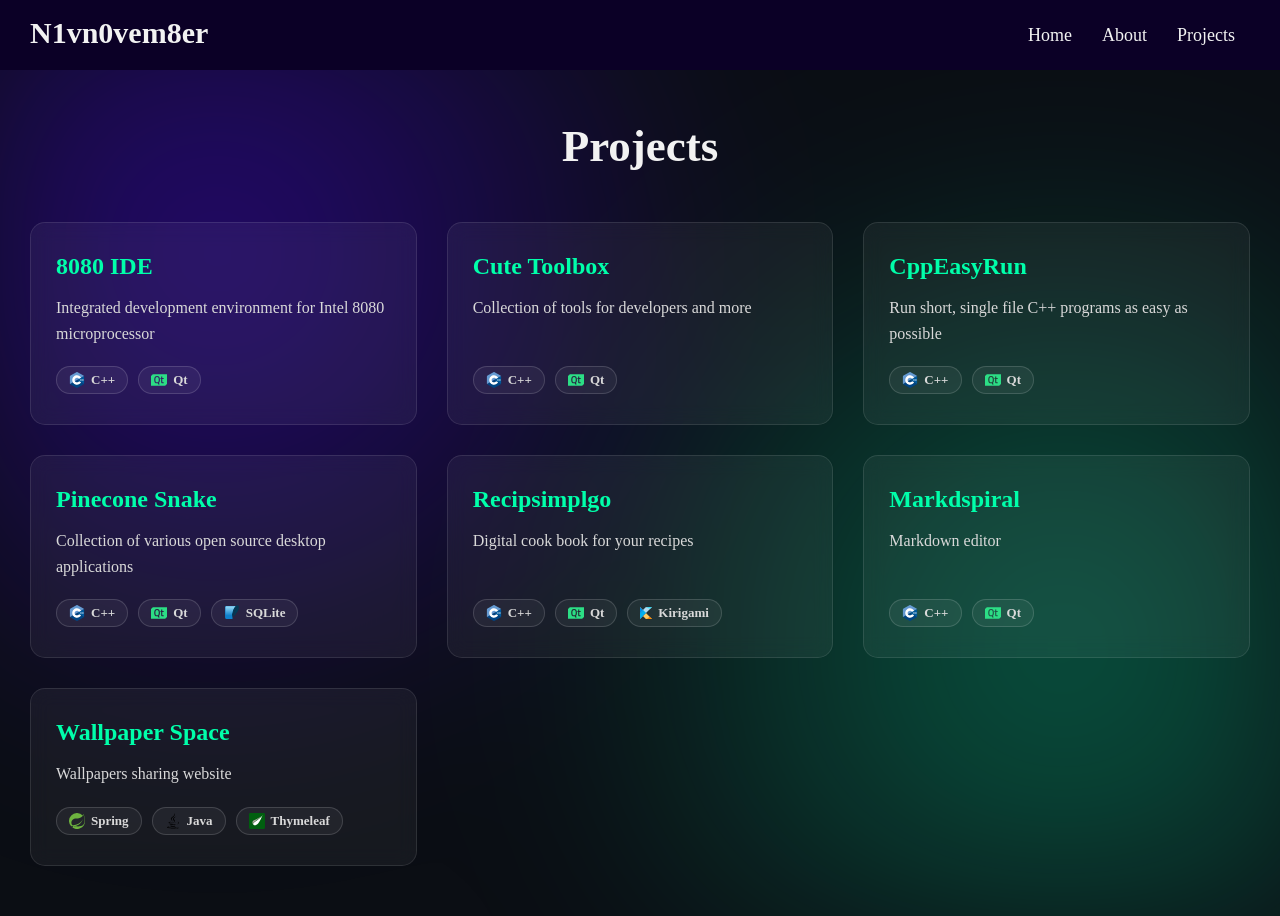
<file: index.html>
<!DOCTYPE html>
<html lang="en_US">
  <head>
    <meta charset="utf-8">
    <meta name="viewport" content="width=device-width, initial-scale=1.0">
    <link rel="stylesheet" href="https://cdnjs.cloudflare.com/ajax/libs/font-awesome/5.15.3/css/all.min.css">
    <link rel="stylesheet" href="/styles/styles.css">
    <link rel="stylesheet" href="/styles/navbar.css">
    <title>N1vn0vem8er</title>
  </head>
  <body>
  <main-navbar></main-navbar>
  <div class="projects-container">
    <h1 class="page-title">Projects</h1>

    <div class="projects-grid">
      <a href="/pages/8080ide-page.html" class="project-tile">
        <h3>8080 IDE</h3>
        <p>Integrated development environment for Intel 8080 microprocessor</p>
        <div class="tech-tags">
          <span class="tag">
            <img src="/resources/icons/ISO_C++_Logo.svg" aria-hidden="true" width="16px" height="16px">
            C++
          </span>
          <span class="tag">
          <img src="/resources/icons/Qt_logo_neon_2022.svg" aria-hidden="true" width="16px" height="16px">
          Qt
          </span>
        </div>
      </a>

      <a href="/pages/cutetoolbox-page.html" class="project-tile">
        <h3>Cute Toolbox</h3>
        <p>Collection of tools for developers and more</p>
        <div class="tech-tags">
          <span class="tag">
            <img src="/resources/icons/ISO_C++_Logo.svg" aria-hidden="true" width="16px" height="16px">
            C++
          </span>
          <span class="tag">
          <img src="/resources/icons/Qt_logo_neon_2022.svg" aria-hidden="true" width="16px" height="16px">
          Qt
          </span>
        </div>
      </a>

      <a href="/pages/cppeasyrun-page.html" class="project-tile">
        <h3>CppEasyRun</h3>
        <p>Run short, single file C++ programs as easy as possible</p>
        <div class="tech-tags">
          <span class="tag">
            <img src="/resources/icons/ISO_C++_Logo.svg" aria-hidden="true" width="16px" height="16px">
            C++
          </span>
          <span class="tag">
          <img src="/resources/icons/Qt_logo_neon_2022.svg" aria-hidden="true" width="16px" height="16px">
          Qt
          </span>
        </div>
      </a>

      <a href="/pages/pineconesnake-page.html" class="project-tile">
        <h3>Pinecone Snake</h3>
        <p>Collection of various open source desktop applications</p>
        <div class="tech-tags">
          <span class="tag">
            <img src="/resources/icons/ISO_C++_Logo.svg" aria-hidden="true" width="16px" height="16px">
            C++
          </span>
          <span class="tag">
          <img src="/resources/icons/Qt_logo_neon_2022.svg" aria-hidden="true" width="16px" height="16px">
          Qt
          </span>
          <span class="tag">
            <img src="/resources/icons/Sqlite-square-icon.svg" title="SQLite logo" width="16px" height="16px">
            SQLite
          </span>
        </div>
      </a>
      <a href="/pages/recipsimplgo-page.html" class="project-tile">
        <h3>Recipsimplgo</h3>
        <p>Digital cook book for your recipes</p>
        <div class="tech-tags">
          <span class="tag">
            <img src="/resources/icons/ISO_C++_Logo.svg" aria-hidden="true" width="16px" height="16px">
            C++
          </span>
          <span class="tag">
          <img src="/resources/icons/Qt_logo_neon_2022.svg" aria-hidden="true" width="16px" height="16px">
          Qt
          </span>
          <span class="tag">
            <img src="/resources/icons/kirigami.svg" title="KDE Kirigami logo" width="12px" height="12px">
            Kirigami
          </span>
        </div>
      </a>
      <a href="/pages/markdspiral-page.html" class="project-tile">
        <h3>Markdspiral</h3>
        <p>Markdown editor</p>
        <div class="tech-tags">
          <span class="tag">
            <img src="/resources/icons/ISO_C++_Logo.svg" aria-hidden="true" width="16px" height="16px">
            C++
          </span>
          <span class="tag">
          <img src="/resources/icons/Qt_logo_neon_2022.svg" aria-hidden="true" width="16px" height="16px">
          Qt
          </span>
        </div>
      </a>
      <a href="/pages/wallpaperspace-page.html" class="project-tile">
        <h3>Wallpaper Space</h3>
        <p>Wallpapers sharing website</p>
        <div class="tech-tags">
          <span class="tag">
            <img src="/resources/icons/spring-icon.svg" aria-hidden="true" width="16px" height="16px">
            Spring
          </span>
          <span class="tag">
          <img src="/resources/icons/java-brands-solid.svg" aria-hidden="true" width="16px" height="16px">
          Java
          </span>
          <span class="tag">
          <img src="/resources/icons/thymeleaf.svg" aria-hidden="true" width="16px" height="16px">
          Thymeleaf
          </span>
        </div>
      </a>
    </div>
  </div>
  <script src="/scripts/navbar.js"></script>
  </body>
</html>
</file>
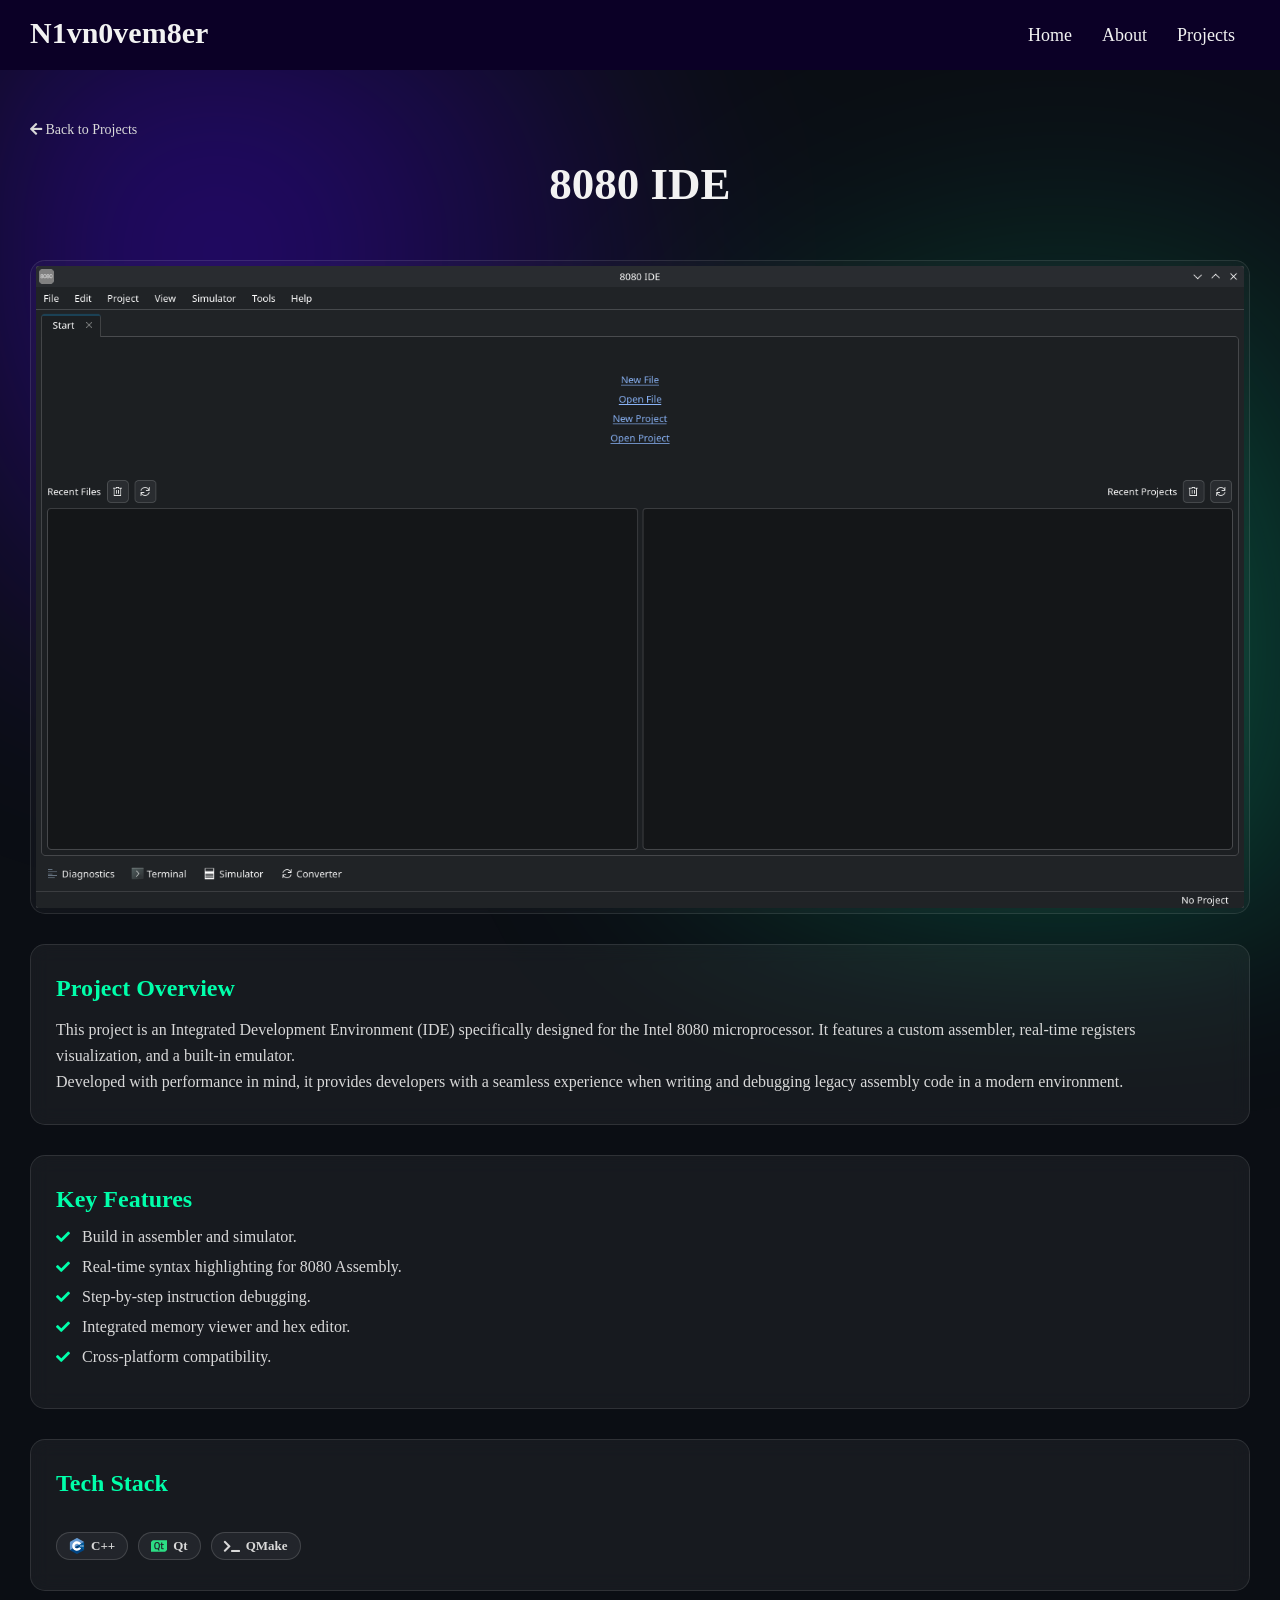
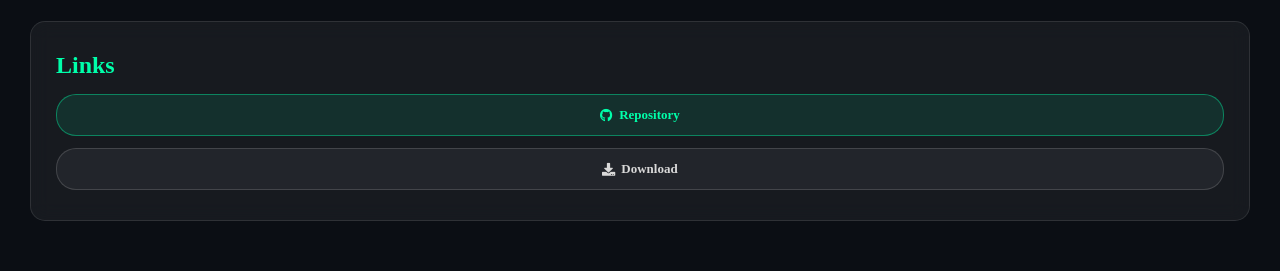
<file: pages/8080ide-page.html>
<!DOCTYPE html>
<html lang="en_US">
<head>
    <meta charset="utf-8">
    <meta name="viewport" content="width=device-width, initial-scale=1.0">
    <link rel="stylesheet" href="https://cdnjs.cloudflare.com/ajax/libs/font-awesome/5.15.3/css/all.min.css">
    <link rel="stylesheet" href="/styles/styles.css">
    <link rel="stylesheet" href="/styles/navbar.css">
    <title>Project Details - 8080 IDE</title>
</head>
<body>
    <main-navbar></main-navbar>

    <div class="projects-container">
        <div class="back-nav">
            <a href="/index.html" class="back-link"><i class="fas fa-arrow-left"></i> Back to Projects</a>
        </div>

        <h1 class="page-title">8080 IDE</h1>

        <div class="project-detail-grid">
            <div class="project-main-content">
                <div class="project-tile project-hero-image">
                    <img src="/resources/images/8080ide.png" title="8080ide screenshot"/>
                </div>

                <div class="project-tile detail-section">
                    <h3>Project Overview</h3>
                    <p>
                        This project is an Integrated Development Environment (IDE) specifically designed
                        for the Intel 8080 microprocessor. It features a custom assembler, real-time registers
                        visualization, and a built-in emulator.
                    </p>
                    <p>
                        Developed with performance in mind, it provides developers with a seamless experience
                        when writing and debugging legacy assembly code in a modern environment.
                    </p>
                </div>

                <div class="project-tile">
                    <h3>Key Features</h3>
                    <ul class="features-list">
                        <li><i class="fas fa-check" aria-hidden="true"></i> Build in assembler and simulator.</li>
                        <li><i class="fas fa-check" aria-hidden="true"></i> Real-time syntax highlighting for 8080 Assembly.</li>
                        <li><i class="fas fa-check" aria-hidden="true"></i> Step-by-step instruction debugging.</li>
                        <li><i class="fas fa-check" aria-hidden="true"></i> Integrated memory viewer and hex editor.</li>
                        <li><i class="fas fa-check" aria-hidden="true"></i> Cross-platform compatibility.</li>
                    </ul>
                </div>
            </div>

            <div class="project-tile">
                <h3>Tech Stack</h3>
                <div class="tech-tags">
                    <span class="tag"><img src="/resources/icons/ISO_C++_Logo.svg" aria-hidden="true" width="16px" height="16px"> C++</span>
                    <span class="tag"><img src="/resources/icons/Qt_logo_neon_2022.svg" aria-hidden="true" width="16px" height="16px"> Qt</span>
                    <span class="tag"><i class="fas fa-terminal" aria-label="Terminal icon" aria-hidden="true"></i> QMake</span>
                </div>
            </div>

            <div class="project-tile">
                <h3>Links</h3>
                <div class="action-buttons">
                    <a href="https://github.com/N1vn0vem8er/8080ide" class="tag action-tag primary"><i class="fab fa-github" aria-hidden="true"></i> Repository</a>
                    <a href="https://github.com/N1vn0vem8er/8080ide/releases/latest" class="tag action-tag"><i class="fas fa-download" aria-hidden="true"></i> Download</a>
                </div>
            </div>
        </div>
    </div>

    <script src="/scripts/navbar.js"></script>
</body>
</html>
</file>
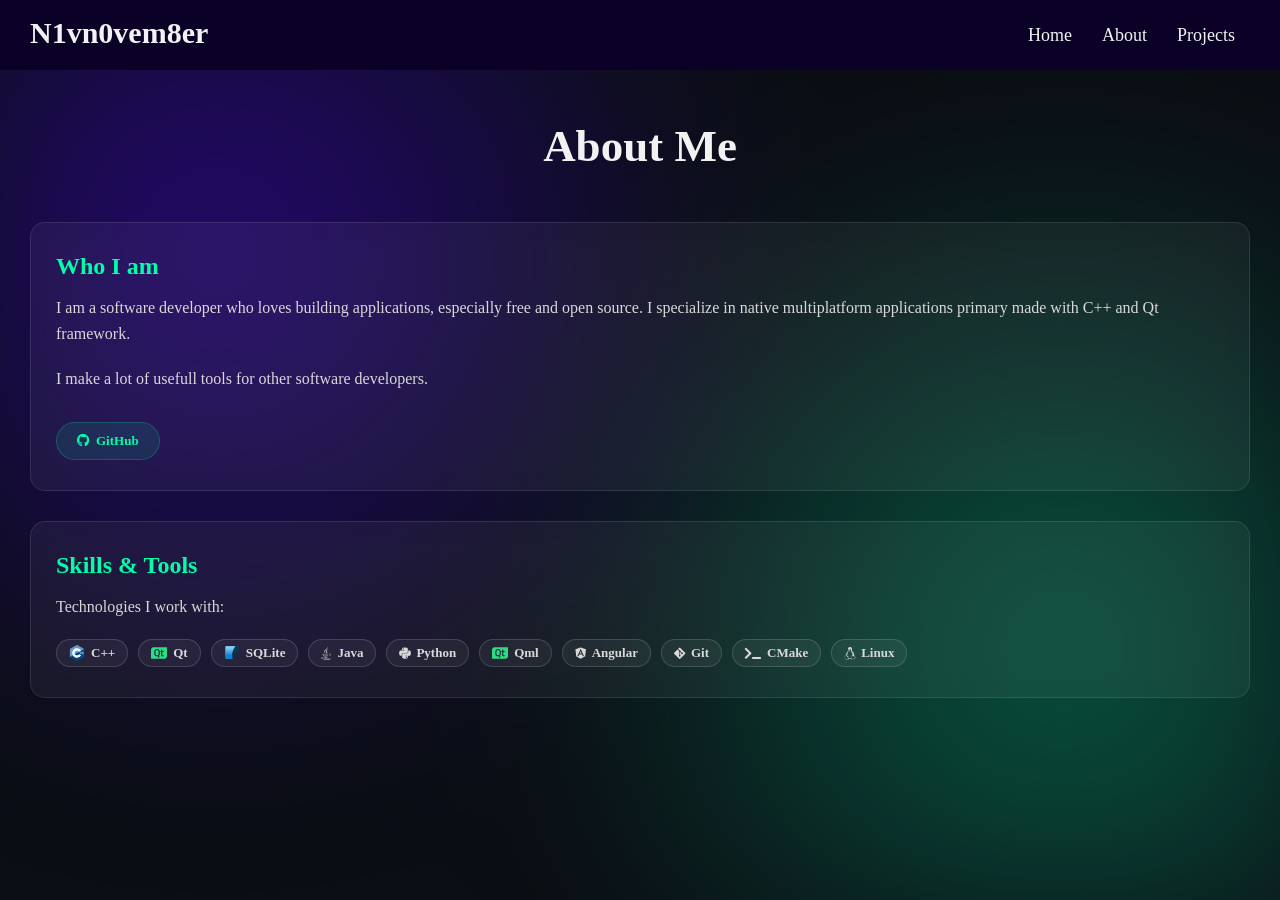
<file: pages/about-page.html>
<!DOCTYPE html>
<html lang="en_US">
  <head>
    <meta charset="utf-8">
    <meta name="viewport" content="width=device-width, initial-scale=1.0">
    <link rel="stylesheet" href="https://cdnjs.cloudflare.com/ajax/libs/font-awesome/5.15.3/css/all.min.css">
    <link rel="stylesheet" href="/styles/styles.css">
    <link rel="stylesheet" href="/styles/navbar.css">
    <title>About</title>
  </head>
  <body>
    <main-navbar></main-navbar>
    <div class="projects-container">
        <h1 class="page-title">About Me</h1>

        <div class="about-wrapper">
            <div class="project-tile about-main">
                <div class="about-content">
                    <h3>Who I am</h3>
                    <p>
                        I am a software developer who loves building applications, especially free and open source.
                        I specialize in native multiplatform applications primary made with C++ and Qt framework.
                    </p>
                    <p>
                        I make a lot of usefull tools for other software developers.
                    </p>

                    <div class="social-links">
                        <a href="https://github.com/N1vn0vem8er" target="_blank" class="tag"><i class="fab fa-github" aria-hidden="true"></i> GitHub</a>
                    </div>
                </div>
            </div>

            <div class="about-sidebar">
                <div class="project-tile about-main">
                    <h3>Skills & Tools</h3>
                    <p>Technologies I work with:</p>
                    <div class="tech-tags">
                        <span class="tag"><img src="/resources/icons/ISO_C++_Logo.svg" width="16px" height="16px"> C++</span>
                        <span class="tag"><img src="/resources/icons/Qt_logo_neon_2022.svg" width="16px" height="16px"> Qt</span>
                        <span class="tag"><img src="/resources/icons/Sqlite-square-icon.svg" width="16px" height="16px"> SQLite</span>
                        <span class="tag"><i class="fab fa-java"></i> Java</span>
                        <span class="tag"><i class="fab fa-python"></i> Python</span>
                        <span class="tag"><img src="/resources/icons/Qt_logo_neon_2022.svg" width="16px" height="16px"> Qml</span>
                        <span class="tag"><i class="fab fa-angular"></i> Angular</span>
                        <span class="tag"><i class="fab fa-git-alt"></i> Git</span>
                        <span class="tag"><i class="fas fa-terminal"></i> CMake</span>
                        <span class="tag"><i class="fab fa-linux"></i> Linux</span>
                    </div>
                </div>
            </div>
        </div>
    </div>
    <script src="/scripts/navbar.js"></script>
  </body>
</html>
</file>
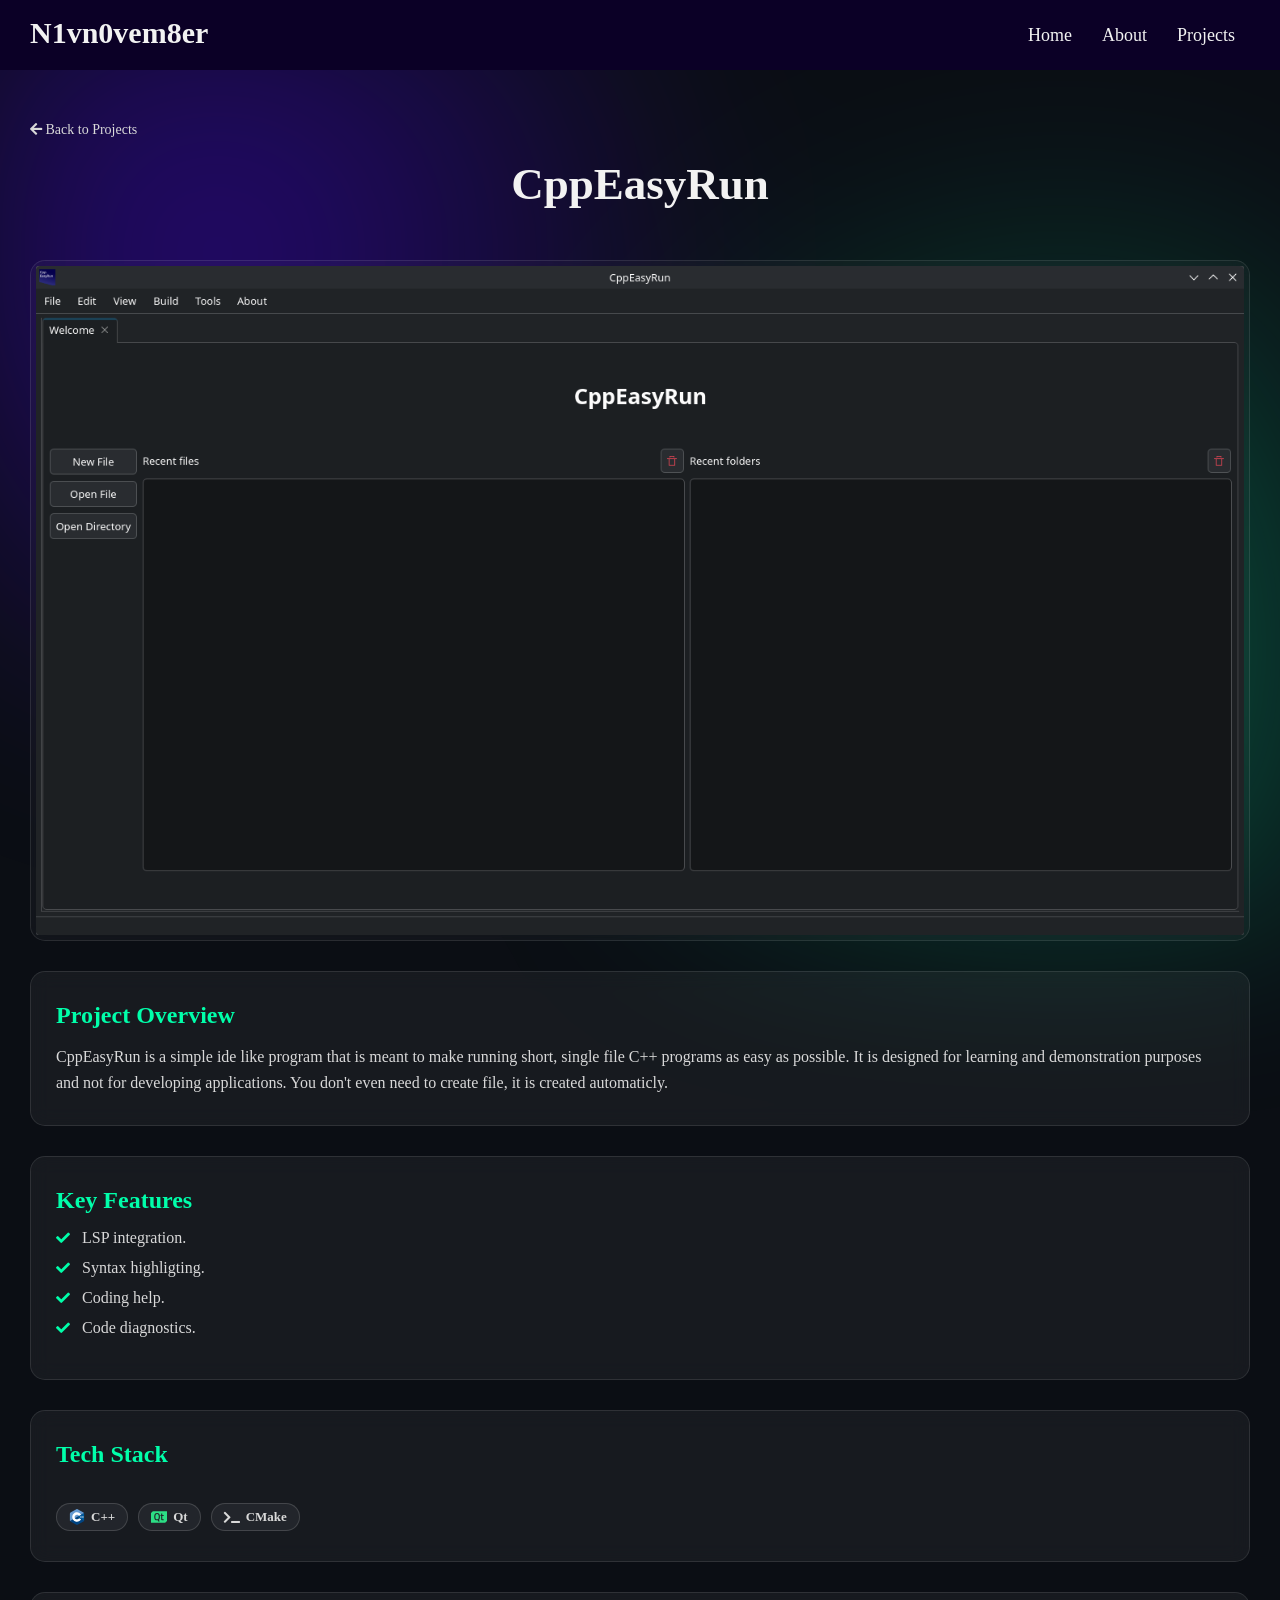
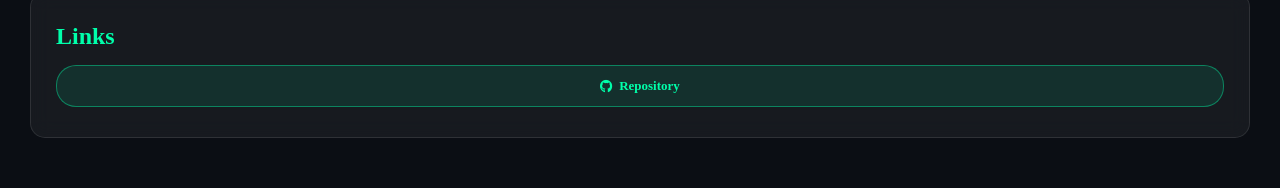
<file: pages/cppeasyrun-page.html>
<!DOCTYPE html>
<html lang="en_US">
<head>
    <meta charset="utf-8">
    <meta name="viewport" content="width=device-width, initial-scale=1.0">
    <link rel="stylesheet" href="https://cdnjs.cloudflare.com/ajax/libs/font-awesome/5.15.3/css/all.min.css">
    <link rel="stylesheet" href="/styles/styles.css">
    <link rel="stylesheet" href="/styles/navbar.css">
    <title>Project Details - CppEasyRun</title>
</head>
<body>
    <main-navbar></main-navbar>

    <div class="projects-container">
        <div class="back-nav">
            <a href="/index.html" class="back-link"><i class="fas fa-arrow-left"></i> Back to Projects</a>
        </div>

        <h1 class="page-title">CppEasyRun</h1>

        <div class="project-detail-grid">
            <div class="project-main-content">
                <div class="project-tile project-hero-image">
                    <img src="/resources/images/cppeasyrun.png" title="CppEasyRun screenshot"/>
                </div>

                <div class="project-tile detail-section">
                    <h3>Project Overview</h3>
                    <p>
                        CppEasyRun is a simple ide like program that is meant to make running short, single file C++ programs as easy as possible. It is designed for learning and demonstration purposes and not for developing applications. You don't even need to create file, it is created automaticly.
                    </p>
                </div>

                <div class="project-tile">
                    <h3>Key Features</h3>
                    <ul class="features-list">
                        <li><i class="fas fa-check" aria-hidden="true"></i> LSP integration.</li>
                        <li><i class="fas fa-check" aria-hidden="true"></i> Syntax highligting.</li>
                        <li><i class="fas fa-check" aria-hidden="true"></i> Coding help.</li>
                        <li><i class="fas fa-check" aria-hidden="true"></i> Code diagnostics.</li>
                    </ul>
                </div>
            </div>

            <div class="project-tile">
                <h3>Tech Stack</h3>
                <div class="tech-tags">
                    <span class="tag"><img src="/resources/icons/ISO_C++_Logo.svg" aria-hidden="true" width="16px" height="16px"> C++</span>
                    <span class="tag"><img src="/resources/icons/Qt_logo_neon_2022.svg" aria-hidden="true" width="16px" height="16px"> Qt</span>
                    <span class="tag"><i class="fas fa-terminal" aria-hidden="true"></i> CMake</span>
                </div>
            </div>

            <div class="project-tile">
                <h3>Links</h3>
                <div class="action-buttons">
                    <a href="https://github.com/N1vn0vem8er/cppeasyrun" target="_blank" class="tag action-tag primary"><i class="fab fa-github" aria-hidden="true"></i> Repository</a>
                </div>
            </div>
        </div>
    </div>

    <script src="/scripts/navbar.js"></script>
</body>
</html>
</file>
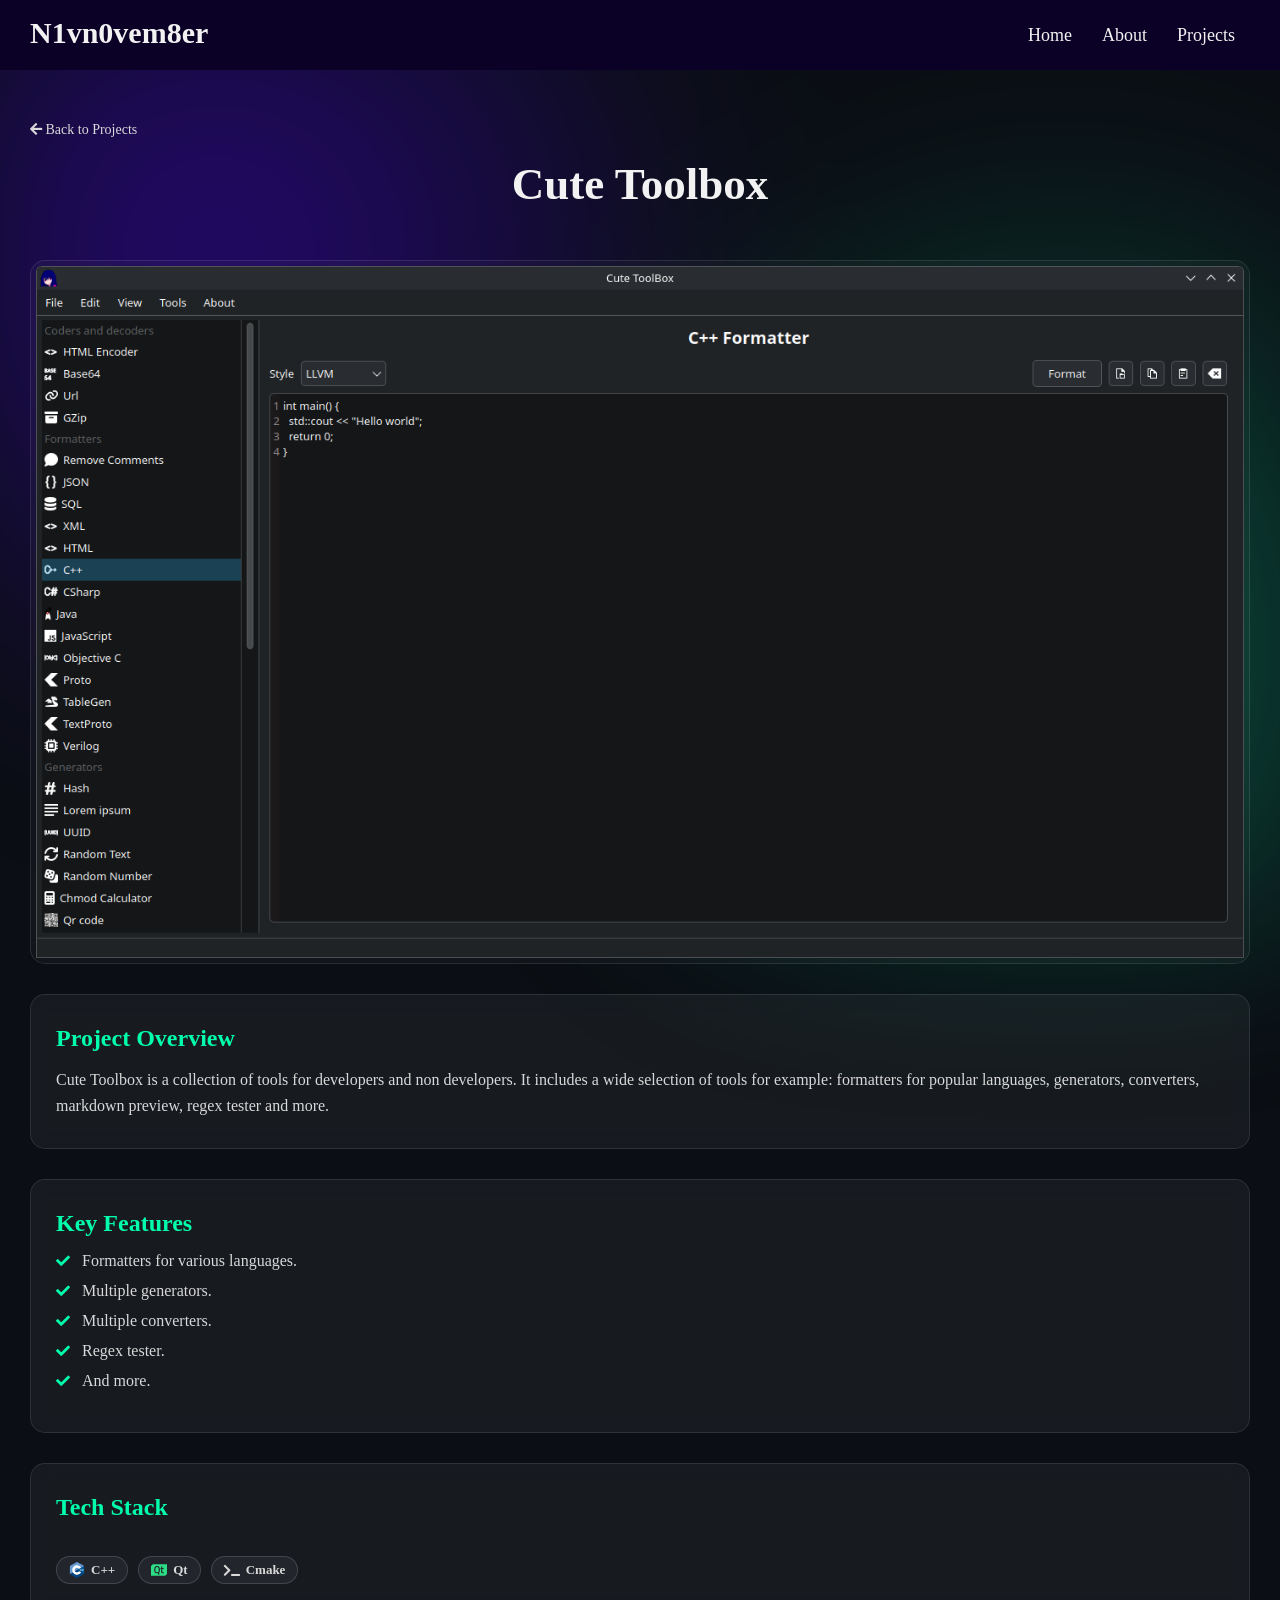
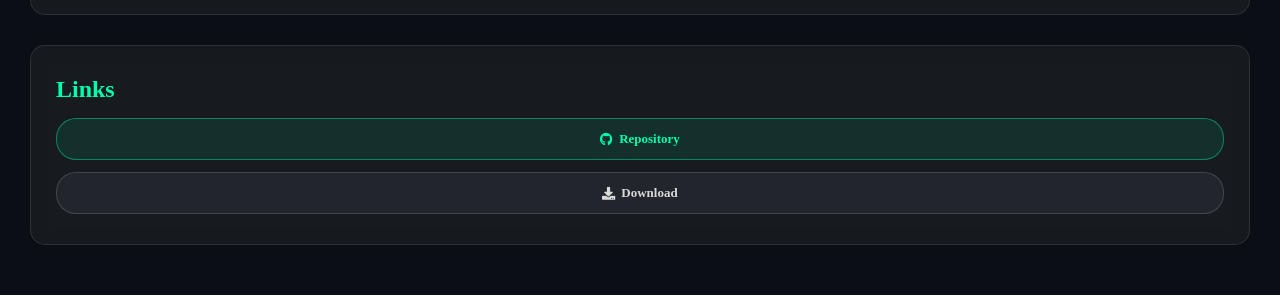
<file: pages/cutetoolbox-page.html>
<!DOCTYPE html>
<html lang="en_US">
  <head>
    <meta charset="utf-8">
    <meta name="viewport" content="width=device-width, initial-scale=1.0">
    <link rel="stylesheet" href="https://cdnjs.cloudflare.com/ajax/libs/font-awesome/5.15.3/css/all.min.css">
    <link rel="stylesheet" href="/styles/styles.css">
    <link rel="stylesheet" href="/styles/navbar.css">
    <title>Project Details - Cute Toolbox</title>
  </head>
  <body>
    <main-navbar></main-navbar>

    <div class="projects-container">
        <div class="back-nav">
            <a href="/index.html" class="back-link"><i class="fas fa-arrow-left"></i> Back to Projects</a>
        </div>

        <h1 class="page-title">Cute Toolbox</h1>

        <div class="project-detail-grid">
            <div class="project-main-content">
                <div class="project-tile project-hero-image">
                    <img src="/resources/images/cutetoolbox.png" title="Cute Toolbox screenshot"/>
                </div>

                <div class="project-tile detail-section">
                    <h3>Project Overview</h3>
                    <p>
                        Cute Toolbox is a collection of tools for developers and non developers. It includes a wide selection of tools for example:
                        formatters for popular languages, generators, converters, markdown preview, regex tester and more.
                    </p>
                </div>

                <div class="project-tile">
                    <h3>Key Features</h3>
                    <ul class="features-list">
                        <li><i class="fas fa-check" aria-hidden="true"></i> Formatters for various languages.</li>
                        <li><i class="fas fa-check" aria-hidden="true"></i> Multiple generators.</li>
                        <li><i class="fas fa-check" aria-hidden="true"></i> Multiple converters.</li>
                        <li><i class="fas fa-check" aria-hidden="true"></i> Regex tester.</li>
                        <li><i class="fas fa-check" aria-hidden="true"></i> And more.</li>
                    </ul>
                </div>
            </div>

            <div class="project-tile">
                <h3>Tech Stack</h3>
                <div class="tech-tags">
                    <span class="tag"><img src="/resources/icons/ISO_C++_Logo.svg" aria-hidden="true" width="16px" height="16px"> C++</span>
                    <span class="tag"><img src="/resources/icons/Qt_logo_neon_2022.svg" aria-hidden="true" width="16px" height="16px"> Qt</span>
                    <span class="tag"><i class="fas fa-terminal" aria-hidden="true"></i> Cmake</span>
                </div>
            </div>

            <div class="project-tile">
                <h3>Links</h3>
                <div class="action-buttons">
                    <a href="https://github.com/N1vn0vem8er/cutetoolbox" target="_blank" class="tag action-tag primary"><i class="fab fa-github" aria-hidden="true"></i> Repository</a>
                    <a href="https://github.com/N1vn0vem8er/cutetoolbox/releases/latest" class="tag action-tag"><i class="fas fa-download" aria-hidden="true"></i> Download</a>
                </div>
            </div>
        </div>
    </div>

    <script src="/scripts/navbar.js"></script>
  </body>
</html>
</file>
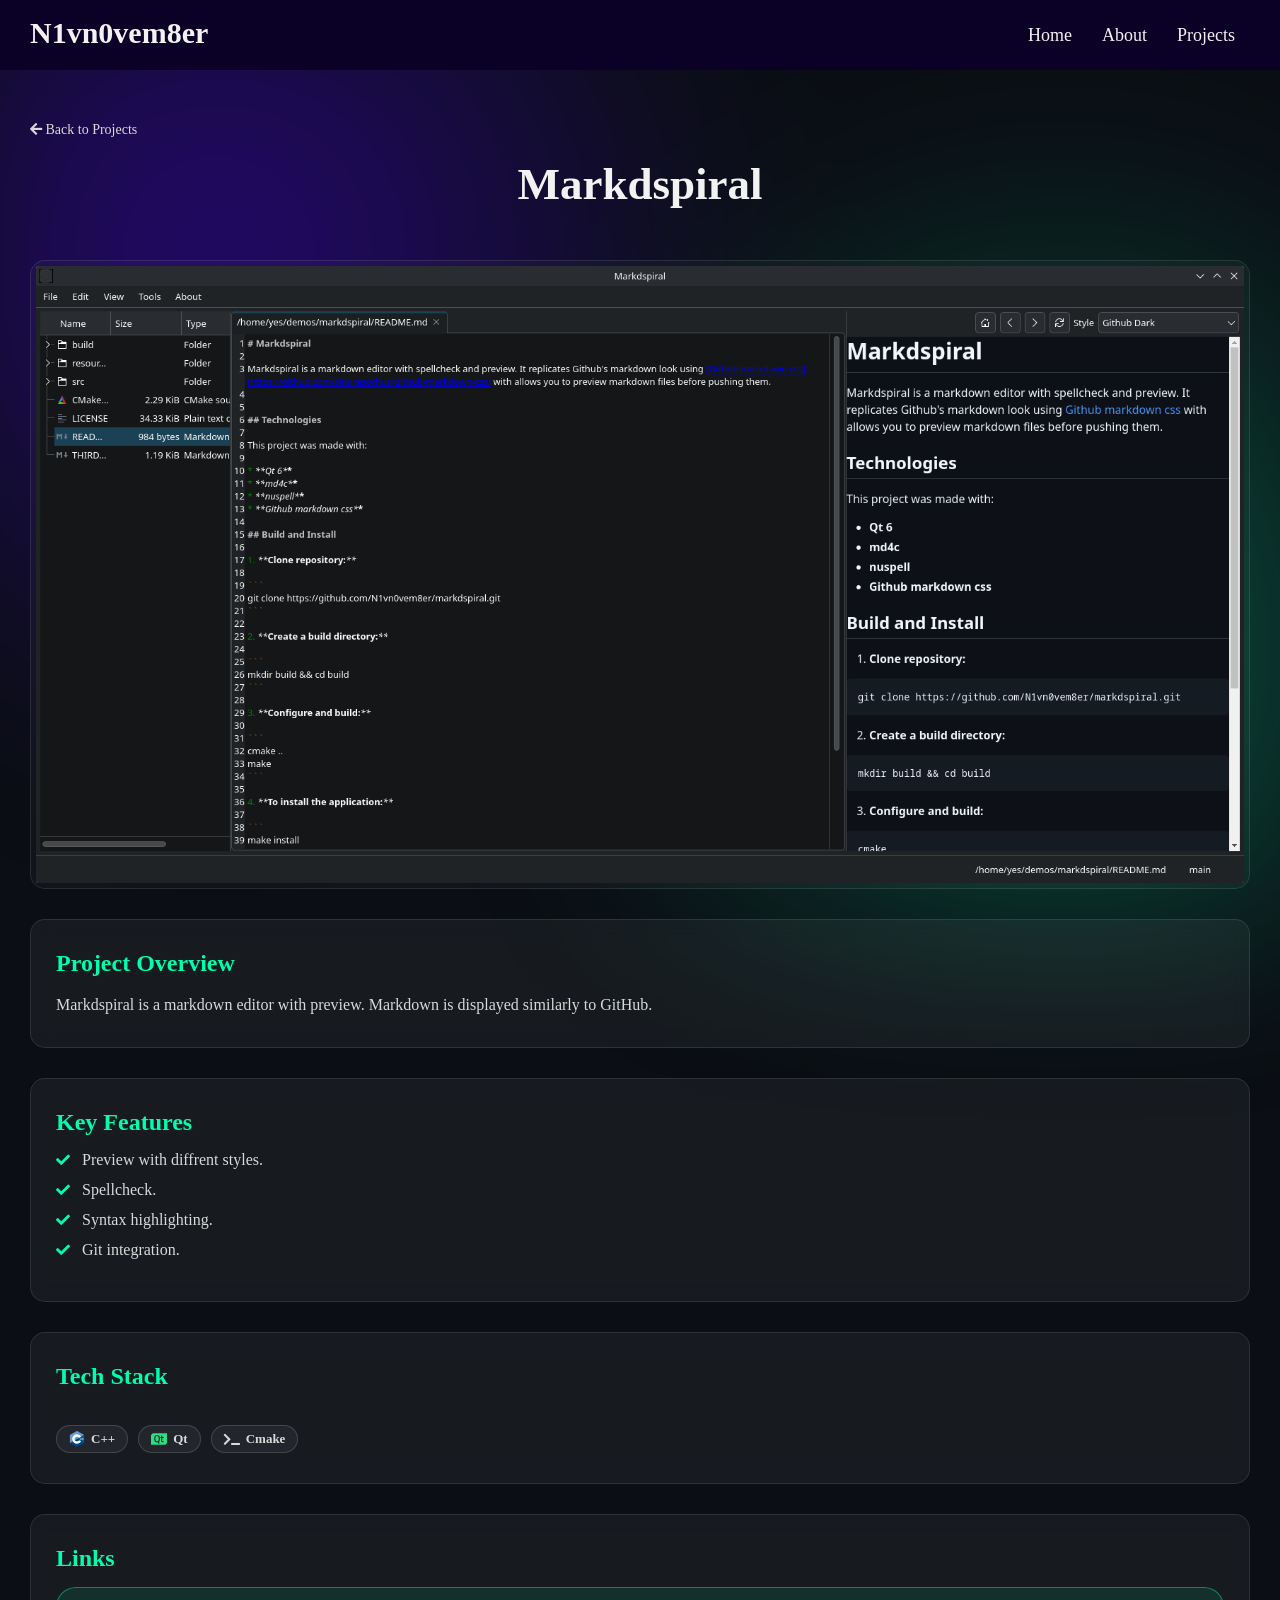
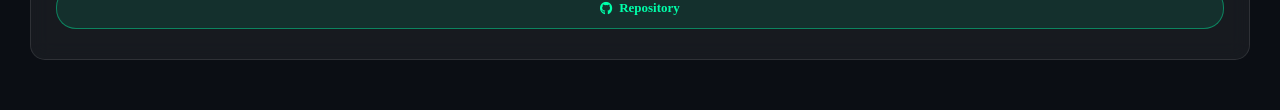
<file: pages/markdspiral-page.html>
<!DOCTYPE html>
<html lang="en_US">
  <head>
    <meta charset="utf-8">
    <meta name="viewport" content="width=device-width, initial-scale=1.0">
    <link rel="stylesheet" href="https://cdnjs.cloudflare.com/ajax/libs/font-awesome/5.15.3/css/all.min.css">
    <link rel="stylesheet" href="/styles/styles.css">
    <link rel="stylesheet" href="/styles/navbar.css">
    <title>Project Details - Markdspiral</title>
  </head>
  <body>
    <main-navbar></main-navbar>

    <div class="projects-container">
        <div class="back-nav">
            <a href="/index.html" class="back-link"><i class="fas fa-arrow-left"></i> Back to Projects</a>
        </div>

        <h1 class="page-title">Markdspiral</h1>

        <div class="project-detail-grid">
            <div class="project-main-content">
                <div class="project-tile project-hero-image">
                    <img src="/resources/images/markdspiral.png" title="Markdspiral screenshot"/>
                </div>

                <div class="project-tile detail-section">
                    <h3>Project Overview</h3>
                    <p>
                        Markdspiral is a markdown editor with preview. Markdown is displayed similarly to GitHub.
                    </p>
                </div>

                <div class="project-tile">
                    <h3>Key Features</h3>
                    <ul class="features-list">
                        <li><i class="fas fa-check" aria-hidden="true"></i> Preview with diffrent styles.</li>
                        <li><i class="fas fa-check" aria-hidden="true"></i> Spellcheck.</li>
                        <li><i class="fas fa-check" aria-hidden="true"></i> Syntax highlighting.</li>
                        <li><i class="fas fa-check" aria-hidden="true"></i> Git integration.</li>
                    </ul>
                </div>
            </div>

            <div class="project-tile">
                <h3>Tech Stack</h3>
                <div class="tech-tags">
                    <span class="tag"><img src="/resources/icons/ISO_C++_Logo.svg" aria-hidden="true" width="16px" height="16px"> C++</span>
                    <span class="tag"><img src="/resources/icons/Qt_logo_neon_2022.svg" aria-hidden="true" width="16px" height="16px"> Qt</span>
                    <span class="tag"><i class="fas fa-terminal" aria-hidden="true"></i> Cmake</span>
                </div>
            </div>

            <div class="project-tile">
                <h3>Links</h3>
                <div class="action-buttons">
                    <a href="https://github.com/N1vn0vem8er/markdspiral" target="_blank" class="tag action-tag primary"><i class="fab fa-github" aria-hidden="true"></i> Repository</a>
                </div>
            </div>
        </div>
    </div>

    <script src="/scripts/navbar.js"></script>
  </body>
</html>
</file>
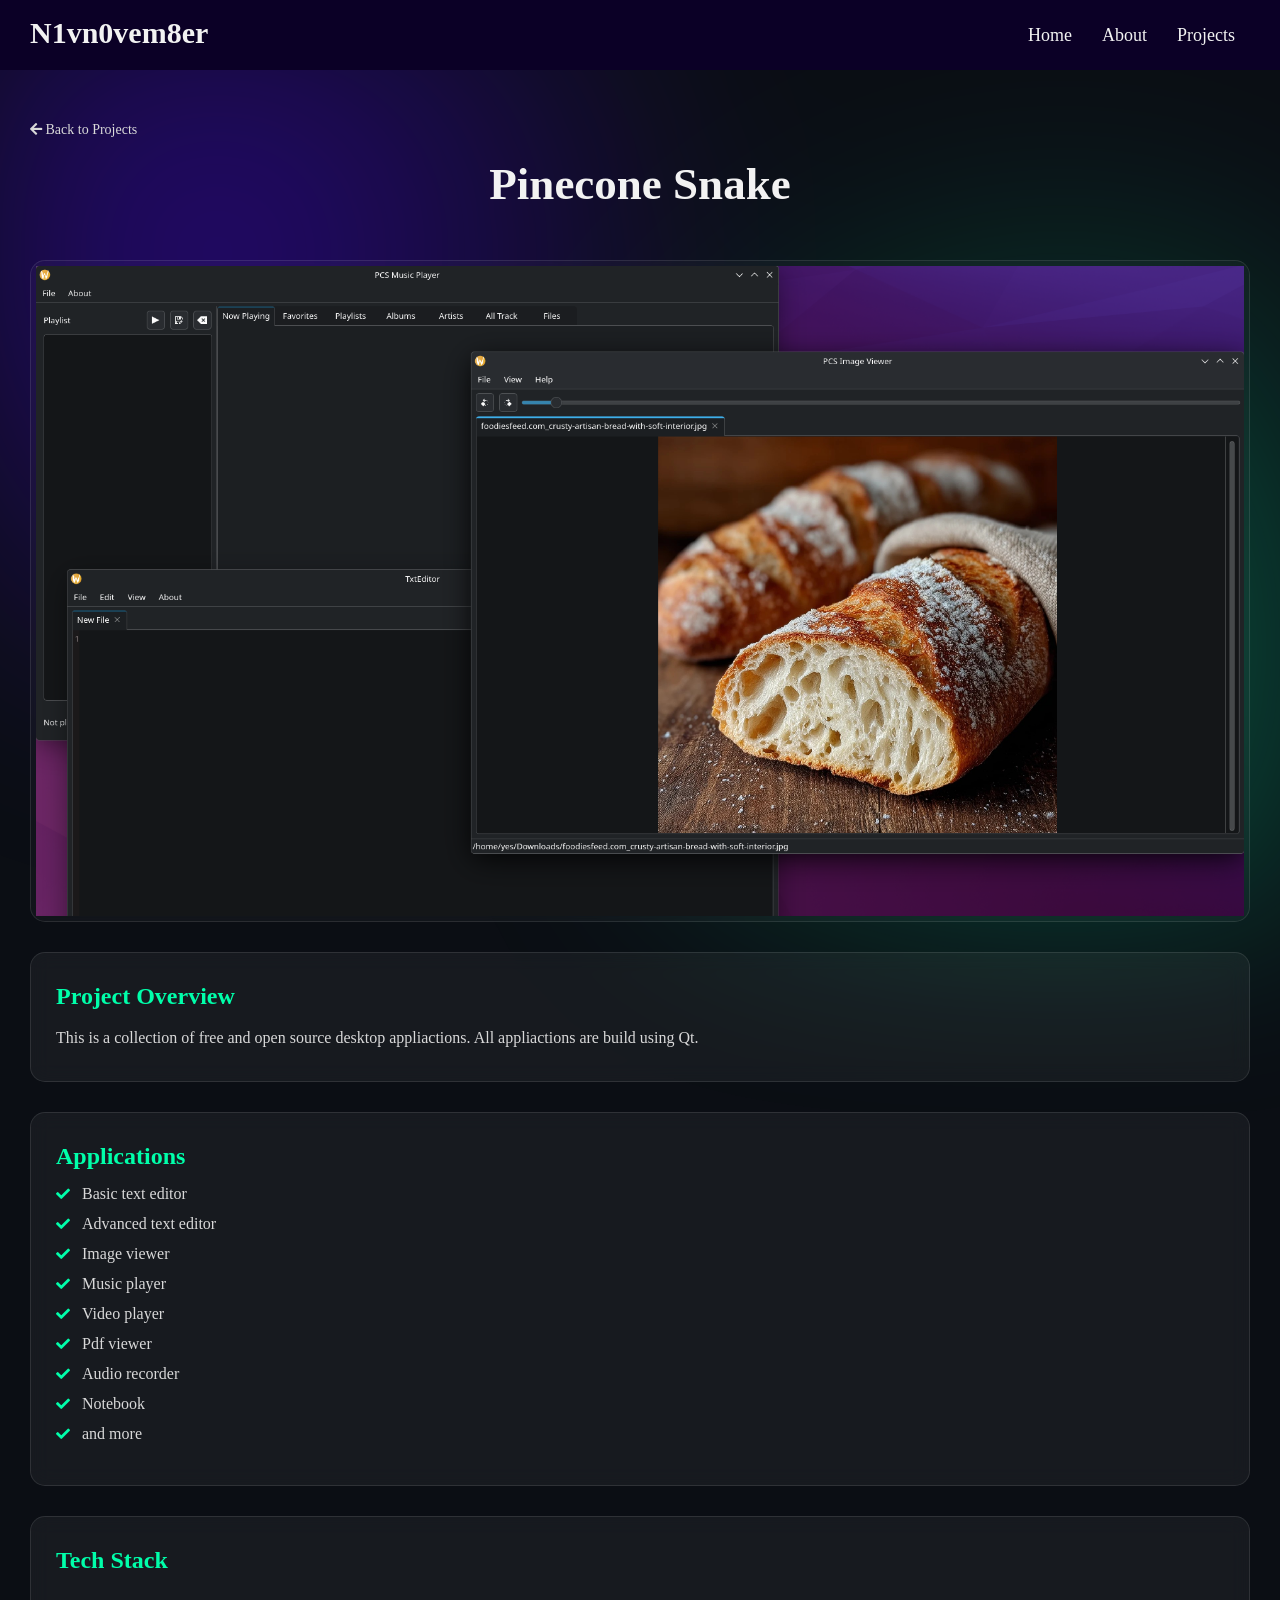
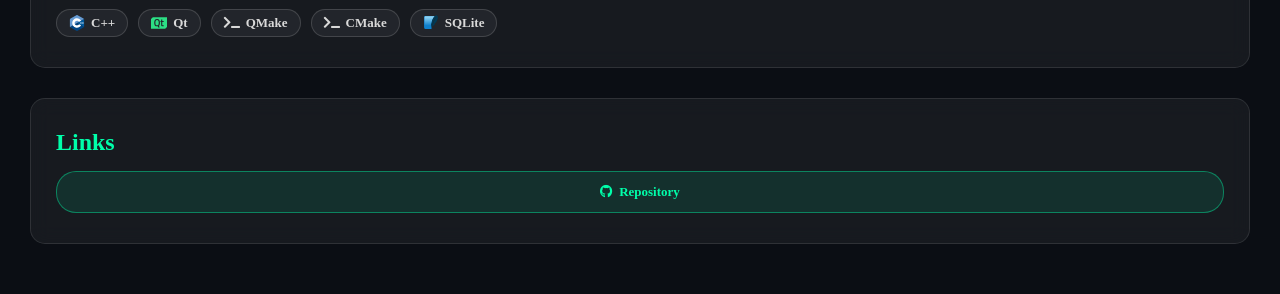
<file: pages/pineconesnake-page.html>
<!DOCTYPE html>
<html lang="en_US">
<head>
    <meta charset="utf-8">
    <meta name="viewport" content="width=device-width, initial-scale=1.0">
    <link rel="stylesheet" href="https://cdnjs.cloudflare.com/ajax/libs/font-awesome/5.15.3/css/all.min.css">
    <link rel="stylesheet" href="/styles/styles.css">
    <link rel="stylesheet" href="/styles/navbar.css">
    <title>Project Details - Pinecone Snake</title>
</head>
<body>
    <main-navbar></main-navbar>

    <div class="projects-container">
        <div class="back-nav">
            <a href="/index.html" class="back-link"><i class="fas fa-arrow-left"></i> Back to Projects</a>
        </div>

        <h1 class="page-title">Pinecone Snake</h1>

        <div class="project-detail-grid">
            <div class="project-main-content">
                <div class="project-tile project-hero-image">
                    <img src="/resources/images/pcs.png" title="Screenshot of open programs Pinecone Snake basic text editor, image viewer and music player"/>
                </div>

                <div class="project-tile detail-section">
                    <h3>Project Overview</h3>
                    <p>
                        This is a collection of free and open source desktop appliactions. All appliactions are build using Qt.
                    </p>
                </div>

                <div class="project-tile">
                    <h3>Applications</h3>
                    <ul class="features-list">
                        <li><i class="fas fa-check" aria-hidden="true"></i> Basic text editor</li>
                        <li><i class="fas fa-check" aria-hidden="true"></i> Advanced text editor</li>
                        <li><i class="fas fa-check" aria-hidden="true"></i> Image viewer</li>
                        <li><i class="fas fa-check" aria-hidden="true"></i> Music player</li>
                        <li><i class="fas fa-check" aria-hidden="true"></i> Video player</li>
                        <li><i class="fas fa-check" aria-hidden="true"></i> Pdf viewer</li>
                        <li><i class="fas fa-check" aria-hidden="true"></i> Audio recorder</li>
                        <li><i class="fas fa-check" aria-hidden="true"></i> Notebook</li>
                        <li><i class="fas fa-check" aria-hidden="true"></i> and more</li>
                    </ul>
                </div>
            </div>

            <div class="project-tile">
                <h3>Tech Stack</h3>
                <div class="tech-tags">
                    <span class="tag"><img src="/resources/icons/ISO_C++_Logo.svg" aria-hidden="true" width="16px" height="16px"> C++</span>
                    <span class="tag"><img src="/resources/icons/Qt_logo_neon_2022.svg" aria-hidden="true" width="16px" height="16px"> Qt</span>
                    <span class="tag"><i class="fas fa-terminal" aria-hidden="true"></i> QMake</span>
                    <span class="tag"><i class="fas fa-terminal" aria-hidden="true"></i> CMake</span>
                    <span class="tag"><img src="/resources/icons/Sqlite-square-icon.svg" aria-hidden="true" width="16px" height="16px"> SQLite</span>
                </div>
            </div>

            <div class="project-tile">
                <h3>Links</h3>
                <div class="action-buttons">
                    <a href="#" class="tag action-tag primary"><i class="fab fa-github" aria-hidden="true"></i> Repository</a>
                </div>
            </div>
        </div>
    </div>

    <script src="/scripts/navbar.js"></script>
</body>
</html>
</file>
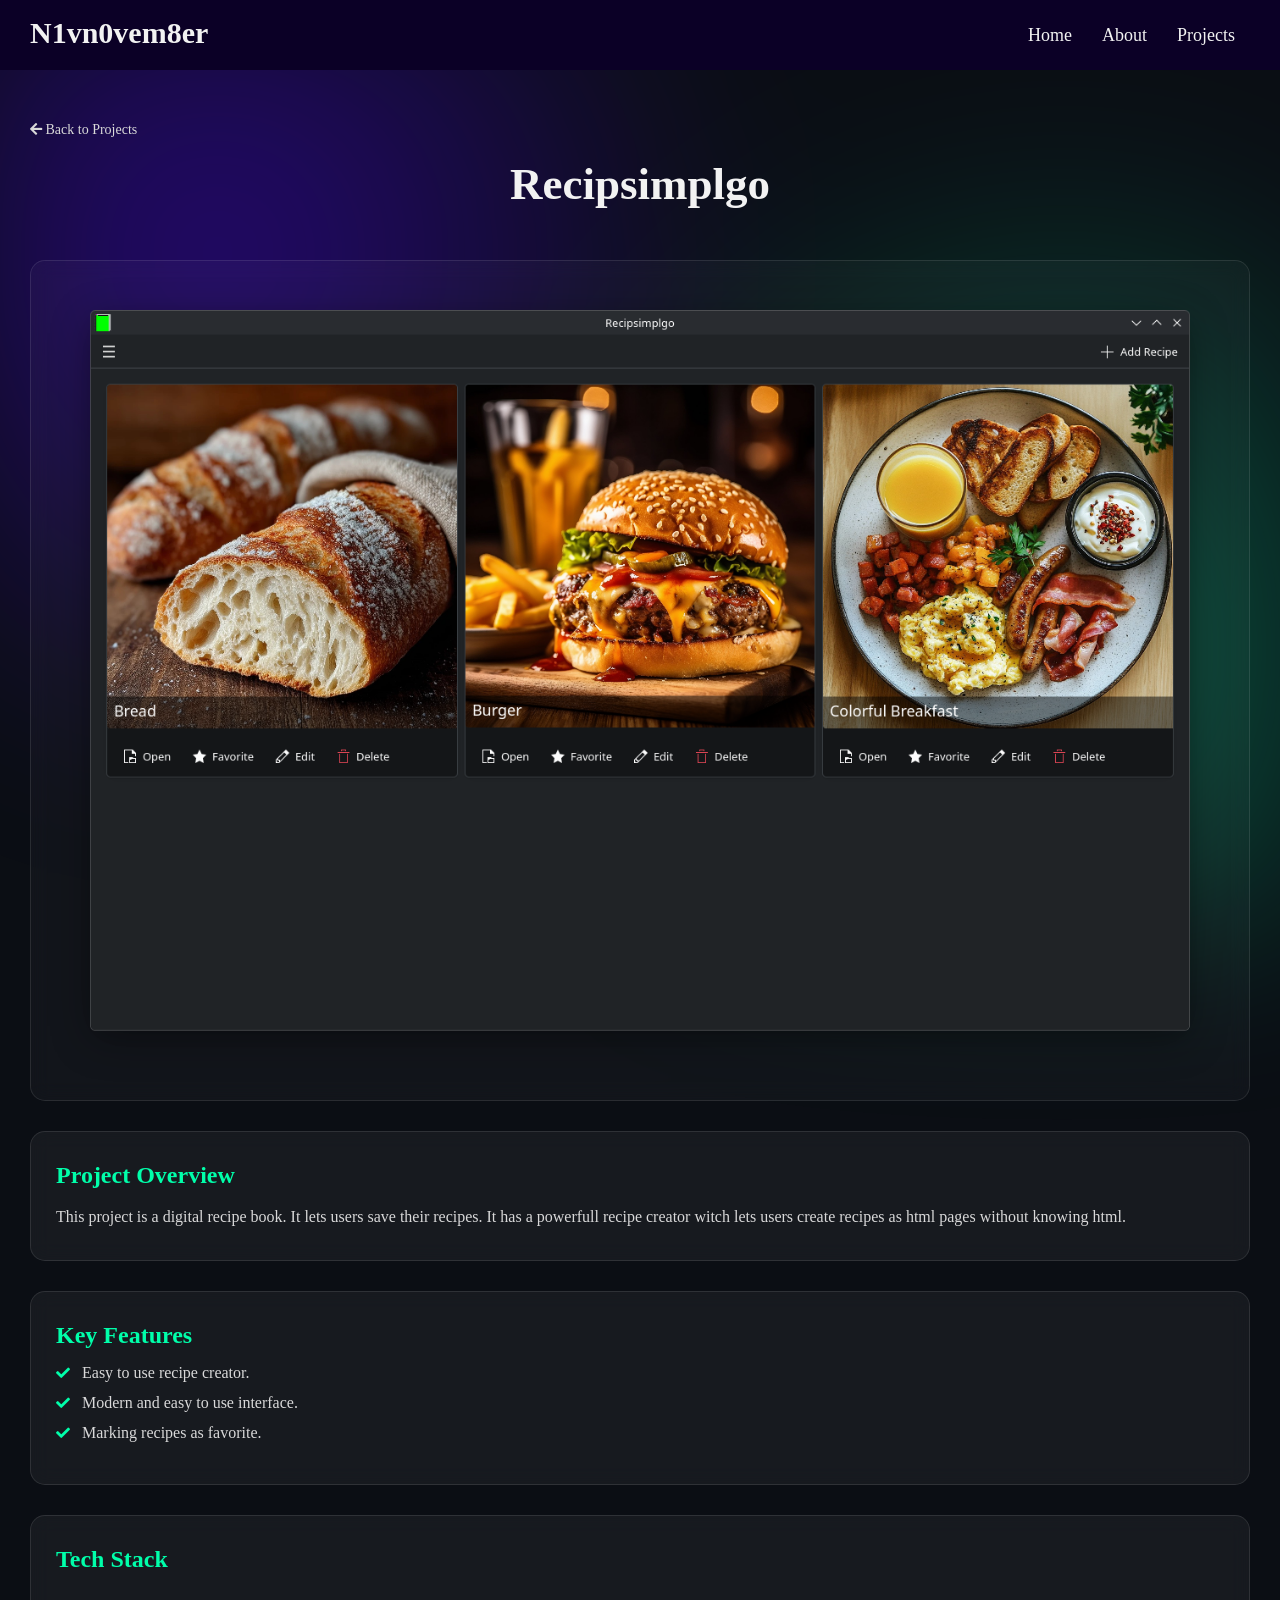
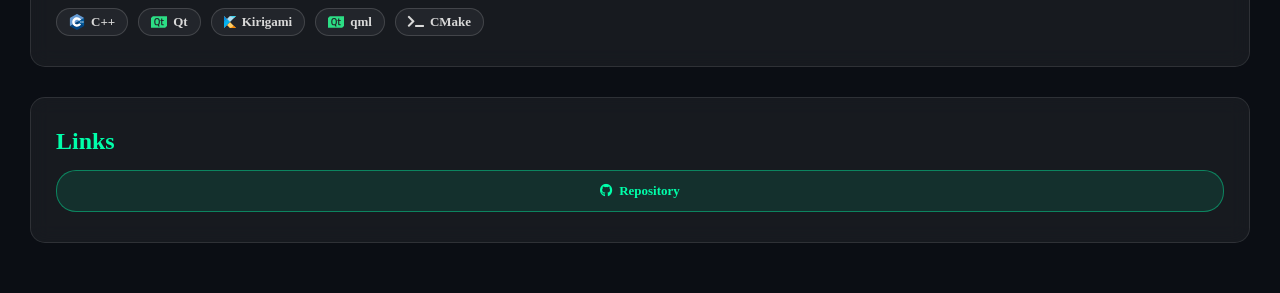
<file: pages/recipsimplgo-page.html>
<!DOCTYPE html>
<html lang="en_US">
<head>
    <meta charset="utf-8">
    <meta name="viewport" content="width=device-width, initial-scale=1.0">
    <link rel="stylesheet" href="https://cdnjs.cloudflare.com/ajax/libs/font-awesome/5.15.3/css/all.min.css">
    <link rel="stylesheet" href="/styles/styles.css">
    <link rel="stylesheet" href="/styles/navbar.css">
    <title>Project Details - Recipsimplgo</title>
</head>
<body>
    <main-navbar></main-navbar>

    <div class="projects-container">
        <div class="back-nav">
            <a href="/index.html" class="back-link"><i class="fas fa-arrow-left"></i> Back to Projects</a>
        </div>

        <h1 class="page-title">Recipsimplgo</h1>

        <div class="project-detail-grid">
            <div class="project-main-content">
                <div class="project-tile project-hero-image">
                    <img src="/resources/images/recipsimplgo.png" title="Recipsimplgo screenshot"/>
                </div>

                <div class="project-tile detail-section">
                    <h3>Project Overview</h3>
                    <p>
                        This project is a digital recipe book. It lets users save their recipes. It has a powerfull recipe creator witch lets users
                        create recipes as html pages without knowing html.
                    </p>
                </div>

                <div class="project-tile">
                    <h3>Key Features</h3>
                    <ul class="features-list">
                        <li><i class="fas fa-check" aria-hidden="true"></i> Easy to use recipe creator.</li>
                        <li><i class="fas fa-check" aria-hidden="true"></i> Modern and easy to use interface.</li>
                        <li><i class="fas fa-check" aria-hidden="true"></i> Marking recipes as favorite.</li>
                    </ul>
                </div>
            </div>

            <div class="project-tile">
                <h3>Tech Stack</h3>
                <div class="tech-tags">
                    <span class="tag"><img src="/resources/icons/ISO_C++_Logo.svg" width="16px" height="16px" aria-hidden="true"> C++</span>
                    <span class="tag"><img src="/resources/icons/Qt_logo_neon_2022.svg" width="16px" height="16px" aria-hidden="true"> Qt</span>
                    <span class="tag"><img src="/resources/icons/kirigami.svg" width="12px" height="12px" aria-hidden="true"> Kirigami</span>
                    <span class="tag"><img src="/resources/icons/Qt_logo_neon_2022.svg" width="16px" height="16px" aria-hidden="true"> qml</span>
                    <span class="tag"><i class="fas fa-terminal" aria-hidden="true"></i> CMake</span>
                </div>
            </div>

            <div class="project-tile">
                <h3>Links</h3>
                <div class="action-buttons">
                    <a href="https://github.com/N1vn0vem8er/recipsimplgo" target="_blank" class="tag action-tag primary"><i class="fab fa-github" aria-hidden="true"></i> Repository</a>
                </div>
            </div>
        </div>
    </div>

    <script src="/scripts/navbar.js"></script>
</body>
</html>
</file>
<file: styles/styles.css>
*{
  margin: 0;
  padding: 0;
  box-sizing: border-box;
}

body {
  margin: 0;
  padding: 0;
  min-height: 100vh;
  background-color: #0b0e14;
  overflow-x: hidden;
  position: relative;
}

body::before {
  content: "";
  position: fixed;
  top: 0; left: 0; right: 0; bottom: 0;
  z-index: -1;
  background:
    radial-gradient(circle at 20% 30%, rgba(76, 0, 255, 0.4), transparent 40%),
    radial-gradient(circle at 80% 70%, rgba(0, 255, 170, 0.3), transparent 40%);
  filter: blur(80px);
  transform: scale(1.1);
}

.projects-container {
  padding: 120px 30px 50px;
  max-width: 1300px;
  margin: 0 auto;
  text-align: center;
}

.page-title {
  color: #f2f2f2;
  font-size: 45px;
  font-weight: 600;
  margin-bottom: 50px;
}

.projects-grid {
  display: grid;
  grid-template-columns: repeat(auto-fit, minmax(300px, 1fr));
  gap: 30px;
}

.project-tile {
  background: rgba(255, 255, 255, 0.05);
  backdrop-filter: blur(10px);
  border: 1px solid rgba(255, 255, 255, 0.1);
  border-radius: 15px;
  padding: 30px 25px;
  text-decoration: none;
  color: #f2f2f2;
  text-align: left;
  transition: transform 0.3s ease, background 0.3s ease, box-shadow 0.3s ease;
  display: flex;
  flex-direction: column;
}

.project-tile:hover {
  transform: translateY(-8px);
  background: rgba(255, 255, 255, 0.1);
  box-shadow: 0 10px 25px rgba(0, 0, 0, 0.3);
}

.project-tile h3 {
  font-size: 24px;
  margin-bottom: 15px;
  color: #00ffaa;
}

.project-tile p {
  font-size: 16px;
  line-height: 1.6;
  color: #d9d9d9;
}

@media screen and (max-width: 768px) {
  .projects-grid {
    grid-template-columns: 1fr;
  }

  .page-title {
    font-size: 35px;
    margin-bottom: 30px;
  }
}

.tech-tags {
  display: flex;
  flex-wrap: wrap;
  gap: 10px;
  margin-top: auto;
  padding-top: 20px;
}

.tag {
  display: inline-flex;
  align-items: center;
  gap: 6px;
  padding: 5px 12px;
  border-radius: 20px;
  font-size: 13px;
  font-weight: 600;
  color: #d9d9d9;
  background: rgba(255, 255, 255, 0.05);
  border: 1px solid rgba(255, 255, 255, 0.15);
  transition: all 0.3s ease;
}

.project-tile:hover .tag {
  border-color: rgba(255, 255, 255, 0.3);
}

.about-wrapper {
    display: grid;
    grid-template-columns: 2fr;
    gap: 30px;
    text-align: left;
}

.about-main {
    height: 100%;
}

.about-content p {
    margin-bottom: 20px;
}

.social-links {
    margin-top: 30px;
    display: flex;
    gap: 15px;
    flex-wrap: wrap;
}

.social-links .tag {
    padding: 10px 20px;
    background: rgba(0, 255, 170, 0.1);
    border-color: rgba(0, 255, 170, 0.2);
    color: #00ffaa;
    text-decoration: none;
}

.social-links .tag:hover {
    background: rgba(0, 255, 170, 0.2);
    transform: scale(1.05);
}

@media screen and (max-width: 992px) {
    .about-wrapper {
        grid-template-columns: 1fr;
    }

    .about-sidebar {
        display: grid;
        grid-template-columns: 1fr 1fr;
        gap: 30px;
    }
    .project-detail-grid {
        grid-template-columns: 1fr;
    }

}

@media screen and (max-width: 600px) {
    .about-sidebar {
        grid-template-columns: 1fr;
    }
}

.back-nav {
    text-align: left;
    margin-bottom: 20px;
}

.back-link {
    color: #d9d9d9;
    text-decoration: none;
    font-size: 14px;
    transition: color 0.3s ease;
}

.back-link:hover {
    color: #00ffaa;
}

.project-detail-grid {
    display: grid;
    grid-template-columns: 2fr;
    gap: 30px;
    text-align: left;
}

.project-hero-image {
    display: flex;
    align-items: center;
    justify-content: center;
    background: rgba(255, 255, 255, 0.03);
    margin-bottom: 30px;
    overflow: hidden;
    padding: 5px;
}

.project-hero-image img {
    width: 100%;
    height: 100%;
    object-fit: cover;
    object-position: center;
}

.image-placeholder {
    color: rgba(255, 255, 255, 0.2);
    text-align: center;
}

.detail-section {
    margin-bottom: 30px;
}

.features-list {
    list-style: none;
    padding: 0;
}

.features-list li {
    margin-bottom: 12px;
    color: #d9d9d9;
    display: flex;
    align-items: center;
    gap: 12px;
}

.features-list i {
    color: #00ffaa;
    font-size: 14px;
}

.action-buttons {
    display: flex;
    flex-direction: column;
    gap: 12px;
}

.action-tag {
    justify-content: center;
    padding: 12px !important;
    text-decoration: none;
    width: 100%;
}

.action-tag.primary {
    background: rgba(0, 255, 170, 0.1);
    border-color: rgba(0, 255, 170, 0.4);
    color: #00ffaa;
}

.action-tag.primary:hover {
    background: rgba(0, 255, 170, 0.2);
    box-shadow: 0 0 15px rgba(0, 255, 170, 0.2);
}

.info-item {
    display: flex;
    justify-content: space-between;
    margin-bottom: 10px;
    font-size: 15px;
}

.info-item .label {
    color: #888;
}

.info-item .value {
    color: #f2f2f2;
    font-weight: 500;
}
</file>
<file: styles/navbar.css>
nav{
  position: fixed;
  z-index: 99;
  width: 100%;

  background: #0b0026;
}
nav .wrapper{
  position: relative;
  max-width: 1300px;
  padding: 0px 30px;
  height: 70px;
  line-height: 70px;
  margin: auto;
  display: flex;
  align-items: center;
  justify-content: space-between;
}
.wrapper .logo a{
  color: #f2f2f2;
  font-size: 30px;
  font-weight: 600;
  text-decoration: none;
}
.wrapper .nav-links{
  display: inline-flex;
}
.nav-links li{
  list-style: none;
}
.nav-links li a{
  color: #f2f2f2;
  text-decoration: none;
  font-size: 18px;
  font-weight: 500;
  padding: 9px 15px;
  border-radius: 5px;
  transition: all 0.3s ease;
}
.nav-links li a:hover{
  background: #002c62;
}
.nav-links .mobile-item{
  display: none;
}
.nav-links .drop-menu{
  position: absolute;
  background: #0b0026;
  width: 180px;
  line-height: 45px;
  top: 85px;
  opacity: 0;
  visibility: hidden;
  box-shadow: 0 6px 10px rgba(0,0,0,0.15);
}
.nav-links li:hover .drop-menu,
.nav-links li:focus-within .drop-menu,
.nav-links li:hover .mega-box,
.nav-links li:focus-within .mega-box {
  transition: all 0.3s ease;
  top: 70px;
  opacity: 1;
  visibility: visible;
}
.drop-menu li a{
  width: 100%;
  display: block;
  padding: 0 0 0 15px;
  font-weight: 400;
  border-radius: 0px;
}
.mega-box{
  position: absolute;
  left: 0;
  width: 100%;
  padding: 0 30px;
  top: 85px;
  opacity: 0;
  visibility: hidden;
}
.mega-box .content{
  background: #0b0026;
  padding: 25px 20px;
  display: flex;
  width: 100%;
  justify-content: space-between;
  box-shadow: 0 6px 10px rgba(0,0,0,0.15);
}
.mega-box .content .row{
  width: calc(33.3% - 40px);
  line-height: 45px;
}
.content .row img{
  width: 100%;
  height: 100%;
  object-fit: cover;
}
.content .row header{
  color: #f2f2f2;
  font-size: 20px;
  font-weight: 500;
}
.content .row .mega-links{
  margin-left: -15px;
  margin-right: -20px;
  border-left: 1px solid rgba(255,255,255,0.09);
}
.row .mega-links li{
  padding: 0 20px;
}
.row .mega-links li a{
  padding: 0px;
  padding: 0 20px;
  color: #d9d9d9;
  font-size: 17px;
  display: block;
}
.row .mega-links li a:hover{
  color: #f2f2f2;
}
.wrapper .btn{
  color: #fff;
  font-size: 20px;
  cursor: pointer;
  display: none;
}
.wrapper .btn.close-btn{
  position: absolute;
  right: 30px;
  top: 10px;
}

@media screen and (max-width: 970px) {
  .wrapper .btn{
    display: block;
  }
  .wrapper .nav-links{
    position: fixed;
    height: 100vh;
    width: 100%;
    max-width: 350px;
    top: 0;
    left: -100%;
    background: #0b0026;
    display: block;
    padding: 50px 10px;
    line-height: 50px;
    overflow-y: auto;
    box-shadow: 0px 15px 15px rgba(0,0,0,0.18);
    transition: all 0.3s ease;
  }
  /* custom scroll bar */
  ::-webkit-scrollbar {
    width: 10px;
  }
  ::-webkit-scrollbar-track {
    background: #242526;
  }
  ::-webkit-scrollbar-thumb {
    background: #3A3B3C;
  }
  #menu-btn:checked ~ .nav-links{
    left: 0%;
  }
  #menu-btn:checked ~ .btn.menu-btn{
    display: none;
  }
  #close-btn:checked ~ .btn.menu-btn{
    display: block;
  }
  .nav-links li{
    margin: 15px 10px;
  }
  .nav-links li a{
    padding: 0 20px;
    display: block;
    font-size: 20px;
  }
  .nav-links .drop-menu{
    position: static;
    opacity: 1;
    top: 65px;
    visibility: visible;
    padding-left: 20px;
    width: 100%;
    max-height: 0px;
    overflow: hidden;
    box-shadow: none;
    transition: all 0.3s ease;
  }
  #showDrop:checked ~ .drop-menu,
  #showMega:checked ~ .mega-box{
    max-height: 100%;
  }
  .nav-links .desktop-item{
    display: none;
  }
  .nav-links .mobile-item{
    display: block;
    color: #f2f2f2;
    font-size: 20px;
    font-weight: 500;
    padding-left: 20px;
    cursor: pointer;
    border-radius: 5px;
    transition: all 0.3s ease;
  }
  .nav-links .mobile-item:hover{
    background: #002c62;
  }
  .drop-menu li{
    margin: 0;
  }
  .drop-menu li a{
    border-radius: 5px;
    font-size: 18px;
  }
  .mega-box{
    position: static;
    top: 65px;
    opacity: 1;
    visibility: visible;
    padding: 0 20px;
    max-height: 0px;
    overflow: hidden;
    transition: all 0.3s ease;
  }
  .mega-box .content{
    box-shadow: none;
    flex-direction: column;
    padding: 20px 20px 0 20px;
  }
  .mega-box .content .row{
    width: 100%;
    margin-bottom: 15px;
    border-top: 1px solid rgba(255,255,255,0.08);
  }
  .mega-box .content .row:nth-child(1),
  .mega-box .content .row:nth-child(2){
    border-top: 0px;
  }
  .content .row .mega-links{
    border-left: 0px;
    padding-left: 15px;
  }
  .row .mega-links li{
    margin: 0;
  }
  .content .row header{
    font-size: 19px;
  }
  #menu-btn:focus-visible ~ .btn.menu-btn,
  #close-btn:focus-visible ~ .nav-links .btn.close-btn,
  #showMega:focus-visible + .mobile-item {
    outline: 2px dashed #f2f2f2;
    outline-offset: 4px;
    border-radius: 5px;
  }
}
nav input {
  position: absolute;
  opacity: 0;
  width: 1px;
  height: 1px;
  overflow: hidden;
  clip: rect(0, 0, 0, 0);
  white-space: nowrap;
}
</file>
